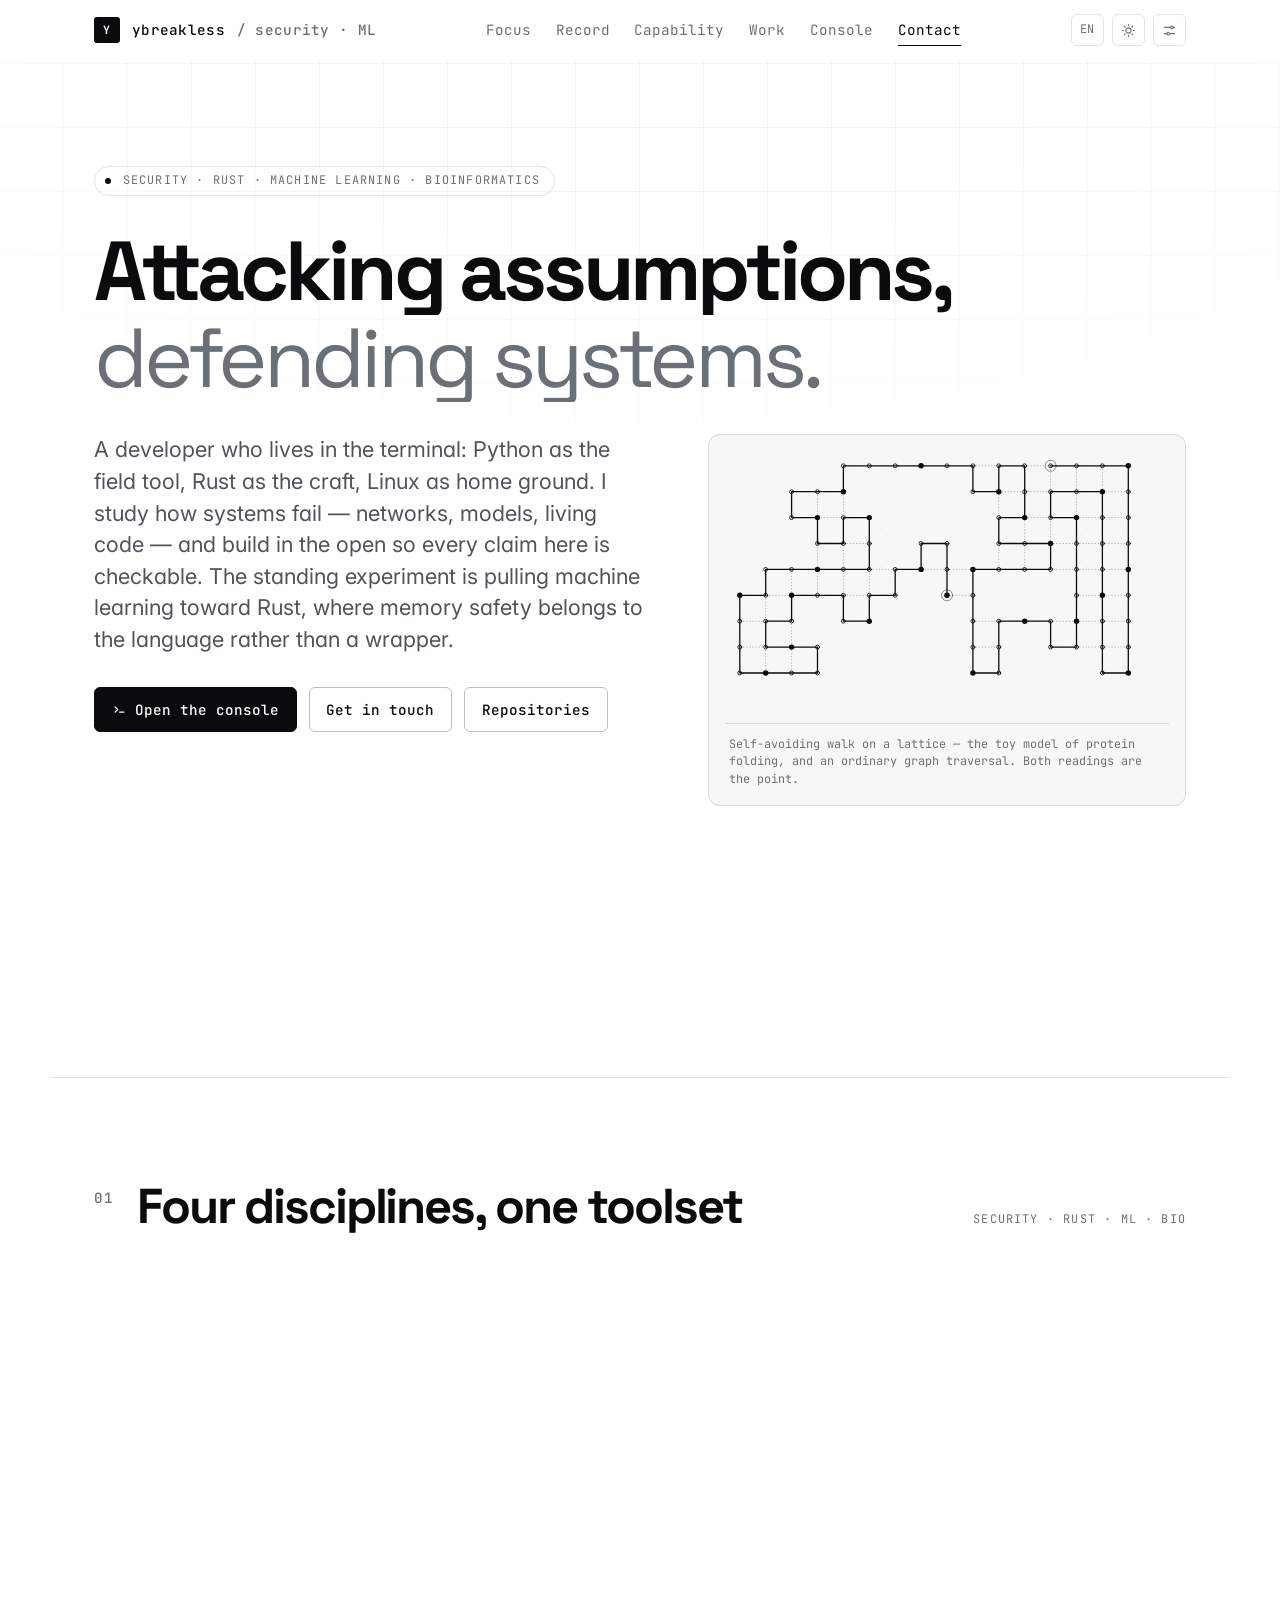
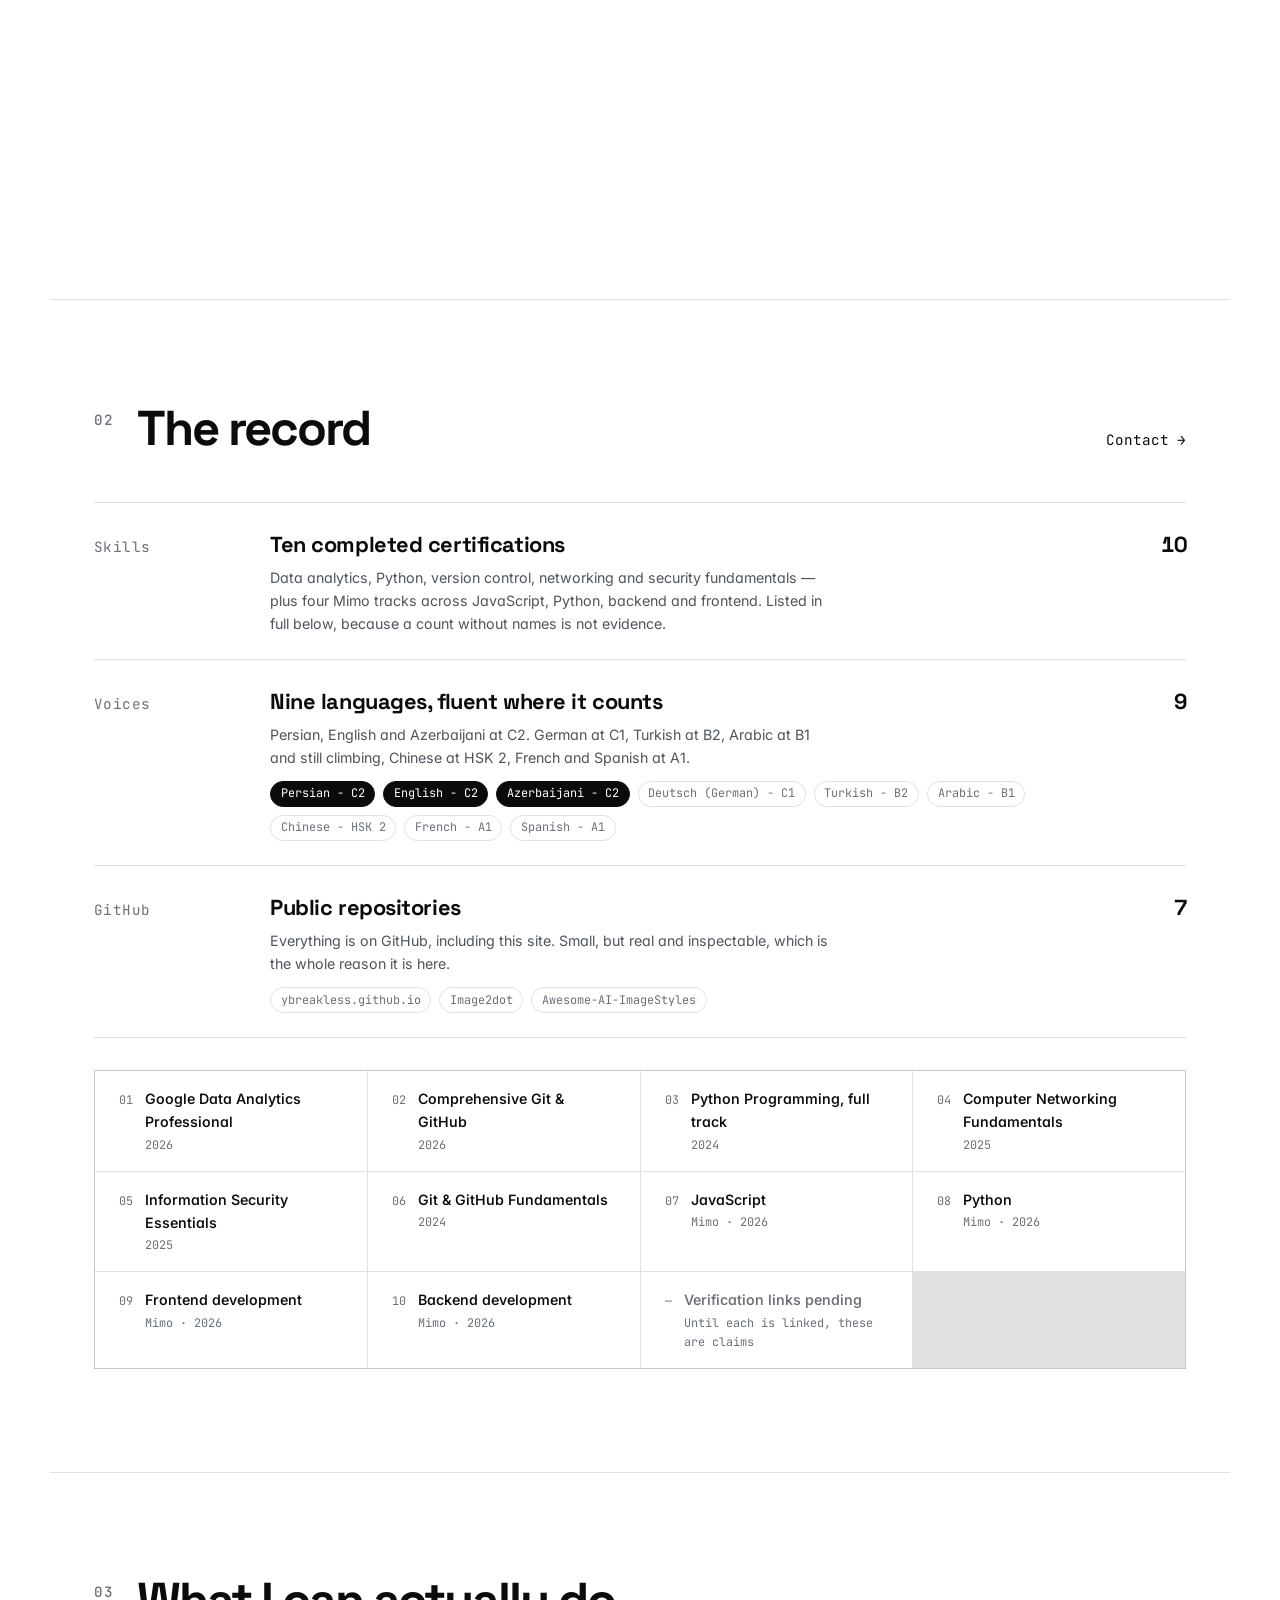
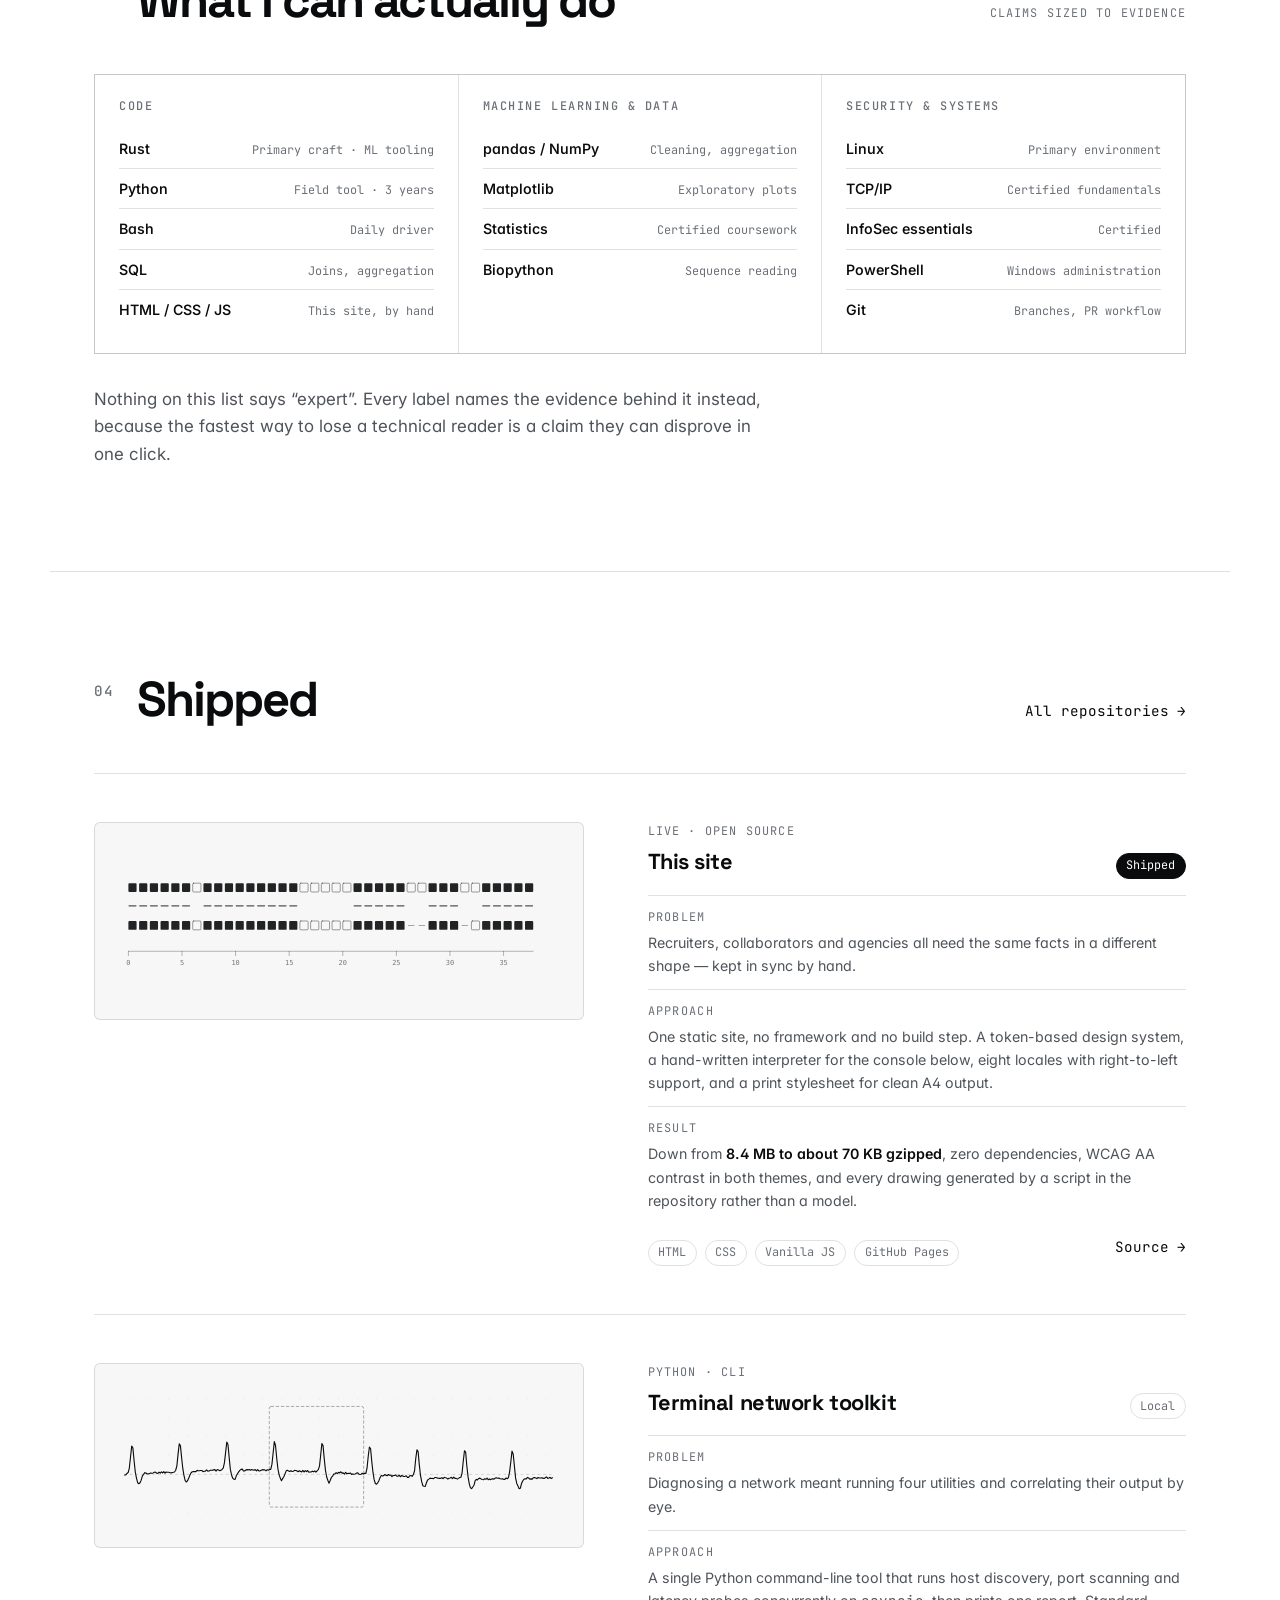
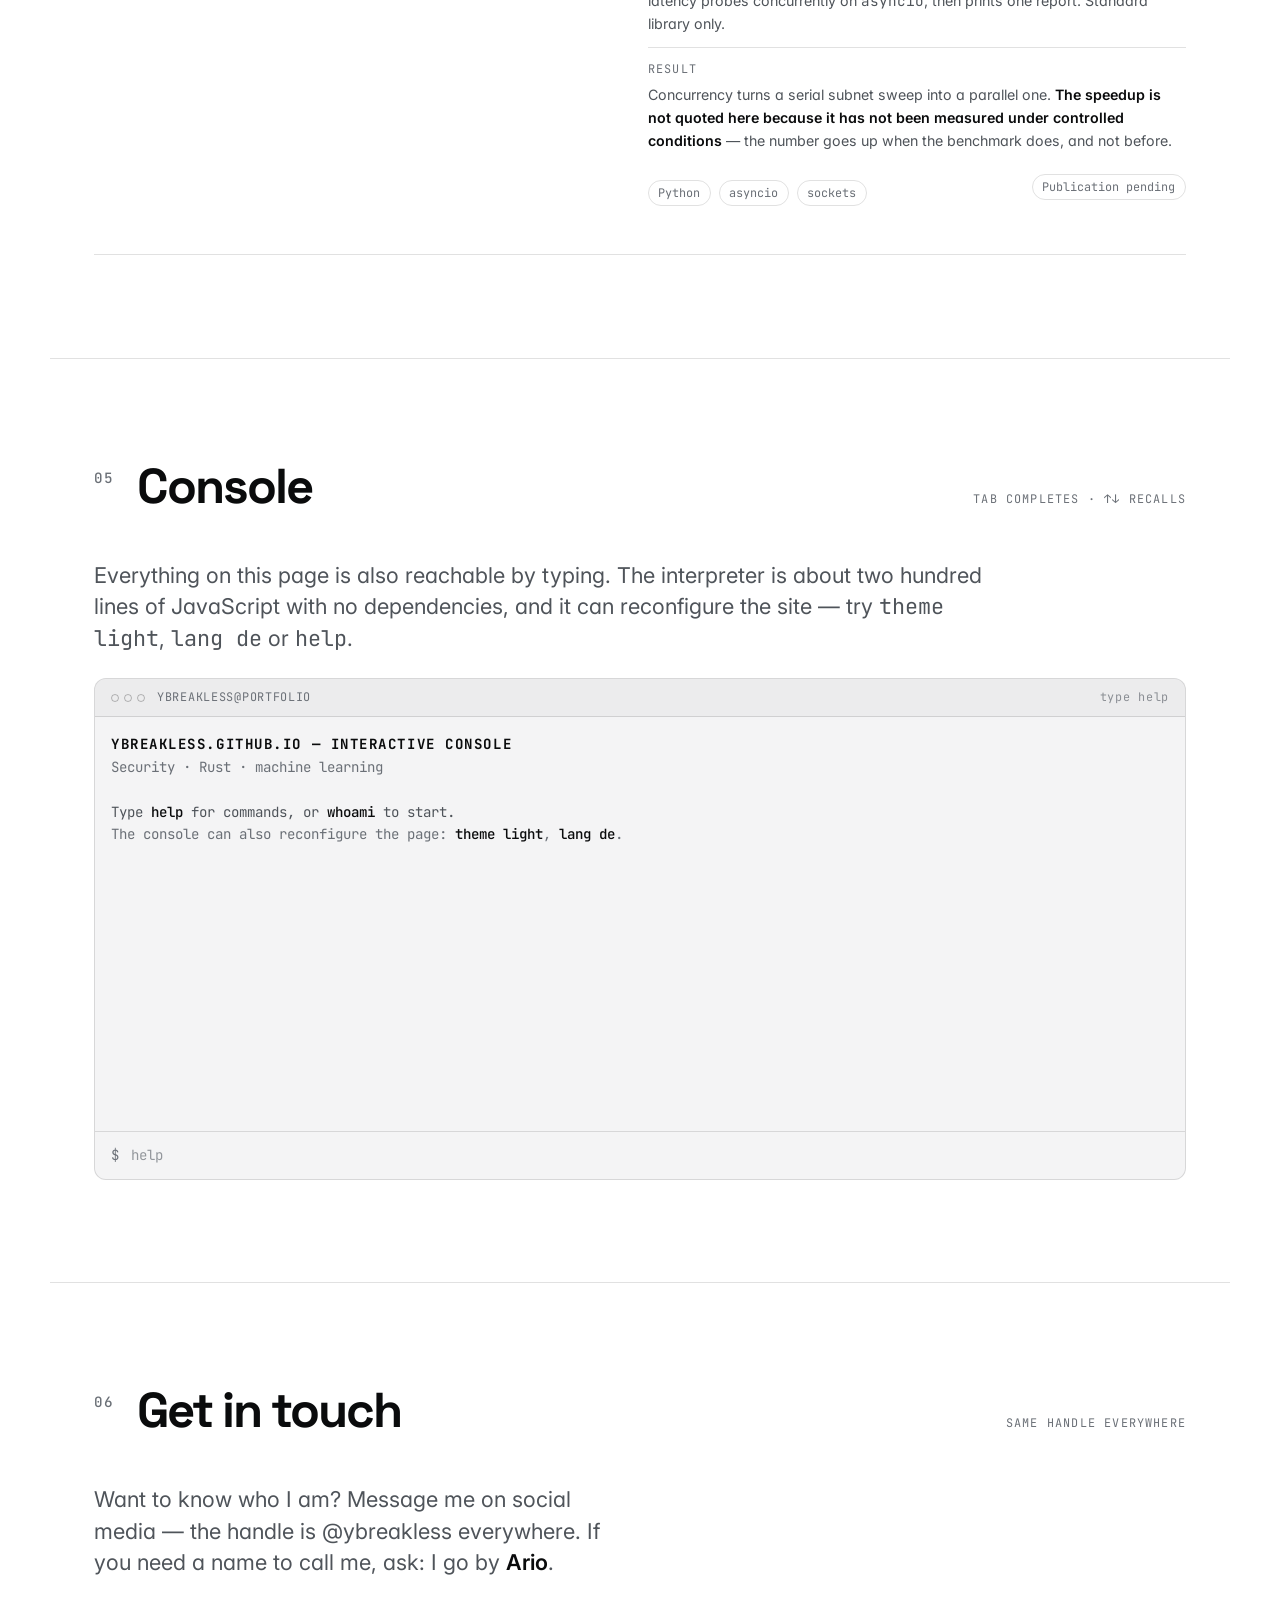
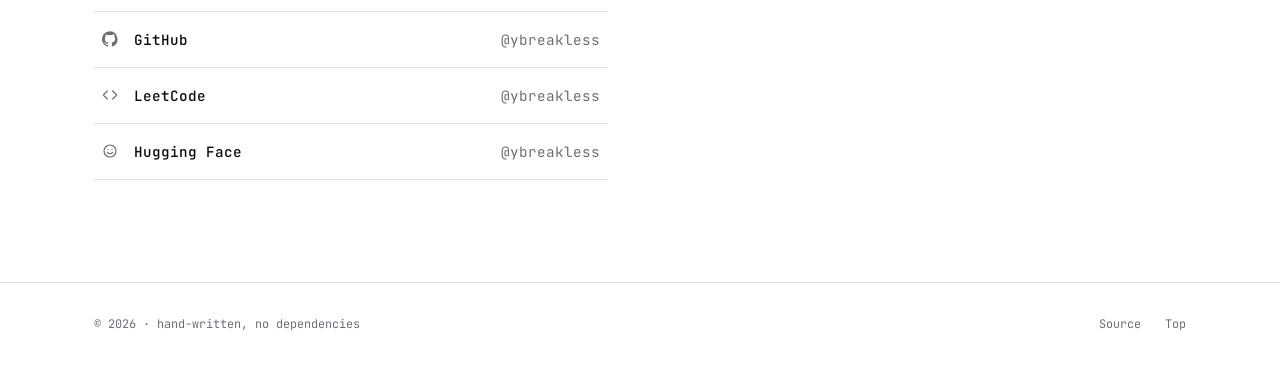
<file: index.html>
<!DOCTYPE html>
<html lang="en" dir="ltr" data-theme="dark" data-grid="on">
<head>
<meta charset="UTF-8">
<meta name="viewport" content="width=device-width, initial-scale=1">

<title>ybreakless — cybersecurity, systems and machine learning</title>
<meta name="description" content="Portfolio of a developer working across cybersecurity, Rust systems programming and machine learning — building ML tooling in Rust. Nine spoken languages, ten certifications, open repositories.">
<link rel="canonical" href="https://ybreakless.github.io/">
<meta name="robots" content="index, follow, max-image-preview:large">

<meta property="og:type" content="website">
<meta property="og:url" content="https://ybreakless.github.io/">
<meta property="og:title" content="Attacking assumptions, defending systems">
<meta property="og:description" content="Cybersecurity, Rust and machine learning. Nine spoken languages, ten certifications, open repositories.">
<meta property="og:image" content="https://ybreakless.github.io/assets/images/og-card.png">
<meta property="og:image:width" content="1200">
<meta property="og:image:height" content="630">
<meta name="twitter:card" content="summary_large_image">
<meta name="twitter:title" content="Attacking assumptions, defending systems">
<meta name="twitter:description" content="Cybersecurity, Rust and machine learning.">
<meta name="twitter:image" content="https://ybreakless.github.io/assets/images/og-card.png">

<meta name="theme-color" content="#08090a" media="(prefers-color-scheme: dark)">
<meta name="theme-color" content="#ffffff" media="(prefers-color-scheme: light)">

<link rel="icon" type="image/svg+xml" href="assets/art/favicon.svg">
<link rel="icon" type="image/png" href="assets/images/favicon.png">
<link rel="apple-touch-icon" href="assets/images/favicon.png">

<link rel="preconnect" href="https://fonts.googleapis.com">
<link rel="preconnect" href="https://fonts.gstatic.com" crossorigin>
<link rel="stylesheet" href="https://fonts.googleapis.com/css2?family=Inter:wght@400;500;600&family=JetBrains+Mono:wght@400;500;700&family=Space+Grotesk:wght@500;700&display=swap">
<link rel="stylesheet" href="css/style.css">

<!-- Theme, locale, grid and motion are all read back before first paint.
     Anything restored after paint produces a visible flash of the wrong
     configuration, which is the one bug a settings panel must not have. -->
<script>
(function () {
  var d = document.documentElement;
  // Marks that scripting is available. Every rule that hides something
  // pending an animation is scoped to this, so with JavaScript off the page
  // is simply visible rather than a column of blank space.
  d.setAttribute('data-js', '');
  var get = function (k) { try { return localStorage.getItem(k); } catch (e) { return null; } };
  var t = get('theme');
  d.setAttribute('data-theme',
    t || (matchMedia('(prefers-color-scheme: light)').matches ? 'light' : 'dark'));
  if (get('grid') === 'off') d.setAttribute('data-grid', 'off');
  if (get('motion') === 'off') d.setAttribute('data-motion', 'off');
  var l = get('lang');
  if (l && l !== 'en') {
    d.setAttribute('lang', l);
    d.setAttribute('dir', (l === 'ar' || l === 'fa') ? 'rtl' : 'ltr');
  }
  // The cold-start sequence is a first-visit courtesy, not a toll gate.
  var seen = true;
  try { seen = !!sessionStorage.getItem('booted'); } catch (e) { seen = false; }
  if (!seen && !matchMedia('(prefers-reduced-motion: reduce)').matches
      && get('motion') !== 'off') {
    d.setAttribute('data-booting', '');
    // Failsafe: if the deferred scripts never arrive, the overlay must not
    // become a permanent wall in front of the page.
    setTimeout(function () { d.removeAttribute('data-booting'); }, 4000);
  }
})();
</script>

<script type="application/ld+json">
{
  "@context": "https://schema.org",
  "@type": "Person",
  "name": "ybreakless",
  "alternateName": "Ario",
  "url": "https://ybreakless.github.io/",
  "jobTitle": "Security and machine learning developer",
  "description": "Developer working across cybersecurity, systems programming and machine learning. Pulls ML work toward Rust for language-level memory safety, with computational biology as a permanent side interest.",
  "knowsLanguage": ["fa", "en", "az", "de", "tr", "zh", "ar", "fr", "es"],
  "knowsAbout": ["Cybersecurity", "Rust", "Python", "Linux", "Machine learning", "Networking", "Bioinformatics"],
  "sameAs": [
    "https://github.com/ybreakless",
    "https://leetcode.com/ybreakless",
    "https://huggingface.co/ybreakless"
  ]
}
</script>
</head>

<body>
<a class="skip-link" href="#main" data-i18n="a11y.skip">Skip to content</a>

<!-- ==========================================================================
     COLD START
     Printed by js/main.js from a real list of what the page is doing. It
     is skippable with any key, runs once per session, and never appears
     for a visitor who has asked for reduced motion.
     ========================================================================== -->
<div class="boot" id="boot" aria-hidden="true">
  <div class="boot-log" id="boot-log"></div>
  <div class="boot-meter"><i id="boot-meter"></i></div>
  <button class="boot-skip" type="button" id="boot-skip" tabindex="-1" data-i18n="boot.skip">Skip · press any key</button>
</div>

<!-- ==========================================================================
     NAV
     ========================================================================== -->
<header class="nav" id="nav">
  <div class="wrap nav-in">
    <a class="brand" href="#top">
      <span class="brand-mark" aria-hidden="true">Y</span>
      <span>ybreakless</span>
      <span class="brand-sub" aria-hidden="true">/ security &#183; ML</span>
    </a>

    <nav class="nav-links" id="nav-links" aria-label="Sections">
      <a href="#focus" data-i18n="nav.focus">Focus</a>
      <a href="#record" data-i18n="nav.record">Record</a>
      <a href="#capability" data-i18n="nav.capability">Capability</a>
      <a href="#work" data-i18n="nav.work">Work</a>
      <a href="#console" data-i18n="nav.console">Console</a>
      <a href="#contact" data-i18n="nav.contact">Contact</a>
    </nav>

    <div class="nav-tools">
      <button class="ibtn" id="lang-btn" type="button" data-i18n-attr="aria-label:nav.language"
              aria-label="Language">
        <span id="lang-code">EN</span>
      </button>
      <button class="ibtn" id="theme-btn" type="button" data-i18n-attr="aria-label:nav.theme"
              aria-label="Theme">
        <svg viewBox="0 0 24 24" fill="none" stroke="currentColor" stroke-width="1.7"
             stroke-linecap="round" aria-hidden="true">
          <circle cx="12" cy="12" r="4.2"/>
          <path d="M12 2.5v2M12 19.5v2M2.5 12h2M19.5 12h2M5.2 5.2l1.4 1.4M17.4 17.4l1.4 1.4M18.8 5.2l-1.4 1.4M6.6 17.4l-1.4 1.4"/>
        </svg>
      </button>
      <button class="ibtn" id="cfg-btn" type="button" aria-expanded="false" aria-controls="drawer"
              data-i18n-attr="aria-label:nav.config" aria-label="Configure">
        <svg viewBox="0 0 24 24" fill="none" stroke="currentColor" stroke-width="1.7"
             stroke-linecap="round" aria-hidden="true">
          <path d="M4 7h10M18 7h2M4 17h4M12 17h8"/>
          <circle cx="16" cy="7" r="2.1"/><circle cx="10" cy="17" r="2.1"/>
        </svg>
      </button>
      <button class="ibtn nav-toggle" id="nav-toggle" type="button" aria-expanded="false"
              aria-controls="nav-links" data-i18n-attr="aria-label:nav.menu" aria-label="Menu">
        <svg viewBox="0 0 24 24" fill="none" stroke="currentColor" stroke-width="1.8"
             stroke-linecap="round" aria-hidden="true"><path d="M3 7h18M3 12h18M3 17h18"/></svg>
      </button>
    </div>
  </div>
</header>

<main id="main">
<span id="top"></span>

<!-- ==========================================================================
     HERO
     ========================================================================== -->
<section class="section hero wrap">
  <p class="hero-status" data-i18n="hero.status">Security &#183; Rust &#183; Machine learning &#183; Bioinformatics</p>

  <h1 class="split" id="hero-h1">
    <span data-i18n="hero.h1a">Attacking assumptions,</span>
    <span class="thin" data-i18n="hero.h1b">defending systems.</span>
  </h1>

  <div class="hero-body">
    <div>
      <p class="lead" data-reveal data-i18n="hero.lead">
        A developer who lives in the terminal: Python as the field tool, Rust as
        the craft, Linux as home ground. I study how systems fail &#8212; networks,
        models, living code &#8212; and build in the open so every claim here is
        checkable. The standing experiment is pulling machine learning toward
        Rust, where memory safety belongs to the language rather than a wrapper.
      </p>

      <div class="hero-actions" data-reveal style="--delay:80ms">
        <a class="btn" href="#console">
          <svg viewBox="0 0 24 24" fill="none" stroke="currentColor" stroke-width="2"
               stroke-linecap="round" stroke-linejoin="round" aria-hidden="true">
            <path d="m5 8 4 4-4 4M12 16h7"/>
          </svg>
          <span data-i18n="hero.cta1">Open the console</span>
        </a>
        <a class="btn btn-ghost" href="#contact" data-i18n="hero.cta2">Get in touch</a>
        <a class="btn btn-ghost" href="https://github.com/ybreakless" rel="noopener"
           data-i18n="hero.cta3">Repositories</a>
      </div>
    </div>

    <figure class="hero-art" data-reveal style="--delay:160ms">
      <span class="art" data-art="lattice" style="aspect-ratio:720/420" role="img"
            data-i18n-attr="aria-label:hero.artalt"
            aria-label="A self-avoiding walk on a lattice with its non-local contacts marked"></span>
      <figcaption data-i18n="hero.caption">
        Self-avoiding walk on a lattice — the toy model of protein folding, and
        an ordinary graph traversal. Both readings are the point.
      </figcaption>
    </figure>
  </div>

  <!-- The thirty-second scan. Every number here is checkable. -->
  <div class="metrics" data-reveal>
    <div class="metric">
      <span class="metric-v"><span class="count" data-to="7">7</span></span>
      <span class="metric-k" data-i18n="m.repos">Public repositories</span>
    </div>
    <div class="metric">
      <span class="metric-v"><span class="count" data-to="10">10</span></span>
      <span class="metric-k" data-i18n="m.certs">Certifications</span>
    </div>
    <div class="metric">
      <span class="metric-v"><span class="count" data-to="9">9</span></span>
      <span class="metric-k" data-i18n="m.langs">Languages spoken</span>
    </div>
    <div class="metric">
      <span class="metric-v"><span class="count" data-to="8">8</span></span>
      <span class="metric-k" data-i18n="m.locales">Locales on this page</span>
    </div>
  </div>
</section>

<!-- ==========================================================================
     01  FOCUS
     ========================================================================== -->
<section class="section wrap" id="focus">
  <div class="sec-head">
    <p class="sec-index">01</p>
    <div class="sec-title">
      <h2 data-i18n="focus.h2">Four disciplines, one toolset</h2>
      <p class="sec-note" data-i18n="focus.note">Security &#183; Rust &#183; ML &#183; Bio</p>
    </div>
  </div>

  <p class="lead" data-reveal style="margin-bottom:var(--s-6)" data-i18n="focus.lead">
    None of these stands alone. Security is applied systems thinking, machine
    learning is code with statistics at the core, and biology is the open
    dataset that refuses to be simple. One toolset serves all four: Python,
    Rust, and a Linux that answers only to me.
  </p>

  <div class="traj" data-reveal>
    <article class="stage">
      <p class="stage-top"><span class="stage-dot" aria-hidden="true"></span><span data-i18n="focus.f1.k">Networks</span></p>
      <h3 data-i18n="focus.f1.h">Cybersecurity</h3>
      <p data-i18n="focus.f1.p">Host discovery, port scanning and latency probes written as my own tooling rather than pasted from cheat sheets, backed by certified fundamentals in networking and information security. Linux is the environment I trust because its internals are readable.</p>
      <p class="stage-where" data-i18n="focus.f1.w">Networking &#183; InfoSec</p>
    </article>

    <article class="stage">
      <p class="stage-top"><span class="stage-dot" aria-hidden="true"></span><span data-i18n="focus.f2.k">Systems</span></p>
      <h3 data-i18n="focus.f2.h">Rust, as the craft</h3>
      <p data-i18n="focus.f2.p">Ownership, traits and zero-copy design instead of wrappers. Python &#8212; three years of CLIs, pipelines and parsers &#8212; stays the field tool; Rust is where precision work happens.</p>
      <p class="stage-where" data-i18n="focus.f2.w">Rust &#183; Python</p>
    </article>

    <article class="stage">
      <p class="stage-top"><span class="stage-dot" aria-hidden="true"></span><span data-i18n="focus.f3.k">Learning</span></p>
      <h3 data-i18n="focus.f3.h">Machine learning, pulled toward Rust</h3>
      <p data-i18n="focus.f3.p">Data work in pandas and NumPy, statistics as certified coursework, and a standing project: moving ML workloads into Rust so the performance and the memory safety come from the language itself.</p>
      <p class="stage-where" data-i18n="focus.f3.w">pandas &#183; NumPy &#183; Rust</p>
    </article>

    <article class="stage">
      <p class="stage-top"><span class="stage-dot" aria-hidden="true"></span><span data-i18n="focus.f4.k">Reading</span></p>
      <h3 data-i18n="focus.f4.h">Computational biology, on the desk</h3>
      <p data-i18n="focus.f4.p">Sequence alignment, structure and populations as a permanent side interest. Biopython for reading; the lattice at the top of this page is the toy model that keeps it interesting.</p>
      <p class="stage-where" data-i18n="focus.f4.w">Bioinformatics</p>
    </article>
  </div>
</section>

<!-- ==========================================================================
     02  RECORD
     ========================================================================== -->
<section class="section wrap" id="record">
  <div class="sec-head">
    <p class="sec-index">02</p>
    <div class="sec-title">
      <h2 data-i18n="rec.h2">The record</h2>
      <a class="arrow" href="#contact" data-i18n="rec.contact">Contact</a>
    </div>
  </div>

  <div class="record" data-reveal>
    <article class="rec">
      <p class="rec-when" data-i18n="rec.when1">Skills</p>
      <div class="rec-what">
        <h3 data-i18n="rec.r1.h">Ten completed certifications</h3>
        <p data-i18n="rec.r1.p">Data analytics, Python, version control, networking and security fundamentals — plus four Mimo tracks across JavaScript, Python, backend and frontend. Listed in full below, because a count without names is not evidence.</p>
      </div>
      <p class="rec-score">10</p>
    </article>

    <article class="rec">
      <p class="rec-when" data-i18n="rec.when2">Voices</p>
      <div class="rec-what">
        <h3 data-i18n="rec.r2.h">Nine languages, fluent where it counts</h3>
        <p data-i18n="rec.r2.p">Persian, English and Azerbaijani at C2. German at C1, Turkish at B2, Arabic at B1 and still climbing, Chinese at HSK&nbsp;2, French and Spanish at A1.</p>
        <div class="chips">
          <span class="chip chip-solid">Persian - C2</span>
          <span class="chip chip-solid">English - C2</span>
          <span class="chip chip-solid">Azerbaijani - C2</span>
          <span class="chip">Deutsch (German) - C1</span>
          <span class="chip">Turkish - B2</span>
          <span class="chip">Arabic - B1</span>
          <span class="chip">Chinese - HSK 2</span>
          <span class="chip">French - A1</span>
          <span class="chip">Spanish - A1</span>
        </div>
      </div>
      <p class="rec-score">9</p>
    </article>

    <article class="rec">
      <p class="rec-when">GitHub</p>
      <div class="rec-what">
        <h3 data-i18n="rec.r3.h">Public repositories</h3>
        <p data-i18n="rec.r3.p">Everything is on GitHub, including this site. Small, but real and inspectable, which is the whole reason it is here.</p>
        <div class="chips">
          <a class="chip" href="https://github.com/ybreakless/ybreakless.github.io" rel="noopener">ybreakless.github.io</a>
          <a class="chip" href="https://github.com/ybreakless/Image2dot" rel="noopener">Image2dot</a>
          <a class="chip" href="https://github.com/ybreakless/Awesome-AI-ImageStyles" rel="noopener">Awesome-AI-ImageStyles</a>
        </div>
      </div>
      <p class="rec-score">7</p>
    </article>
  </div>

  <div class="certs" data-reveal>
    <div class="cert"><span class="cert-n">01</span><span><b class="cert-name">Google Data Analytics Professional</b><span class="cert-src">2026</span></span></div>
    <div class="cert"><span class="cert-n">02</span><span><b class="cert-name">Comprehensive Git &amp; GitHub</b><span class="cert-src">2026</span></span></div>
    <div class="cert"><span class="cert-n">03</span><span><b class="cert-name">Python Programming, full track</b><span class="cert-src">2024</span></span></div>
    <div class="cert"><span class="cert-n">04</span><span><b class="cert-name">Computer Networking Fundamentals</b><span class="cert-src">2025</span></span></div>
    <div class="cert"><span class="cert-n">05</span><span><b class="cert-name">Information Security Essentials</b><span class="cert-src">2025</span></span></div>
    <div class="cert"><span class="cert-n">06</span><span><b class="cert-name">Git &amp; GitHub Fundamentals</b><span class="cert-src">2024</span></span></div>
    <div class="cert"><span class="cert-n">07</span><span><b class="cert-name">JavaScript</b><span class="cert-src">Mimo &#183; 2026</span></span></div>
    <div class="cert"><span class="cert-n">08</span><span><b class="cert-name">Python</b><span class="cert-src">Mimo &#183; 2026</span></span></div>
    <div class="cert"><span class="cert-n">09</span><span><b class="cert-name">Frontend development</b><span class="cert-src">Mimo &#183; 2026</span></span></div>
    <div class="cert"><span class="cert-n">10</span><span><b class="cert-name">Backend development</b><span class="cert-src">Mimo &#183; 2026</span></span></div>
    <div class="cert"><span class="cert-n subtle">&#8212;</span><span class="subtle"><b class="cert-name" data-i18n="rec.verify">Verification links pending</b><span class="cert-src" data-i18n="rec.verifysub">Until each is linked, these are claims</span></span></div>
  </div>
</section>

<!-- ==========================================================================
     03  CAPABILITY
     ========================================================================== -->
<section class="section wrap" id="capability">
  <div class="sec-head">
    <p class="sec-index">03</p>
    <div class="sec-title">
      <h2 data-i18n="cap.h2">What I can actually do</h2>
      <p class="sec-note" data-i18n="cap.note">Claims sized to evidence</p>
    </div>
  </div>

  <div class="grid cols-3" data-reveal>
    <div class="cap">
      <h3 data-i18n="cap.c1">Code</h3>
      <p class="cap-row"><b>Rust</b><span data-i18n="cap.rust">Primary craft &#183; ML tooling</span></p>
      <p class="cap-row"><b>Python</b><span data-i18n="cap.python">Field tool &#183; 3 years</span></p>
      <p class="cap-row"><b>Bash</b><span data-i18n="cap.bash">Daily driver</span></p>
      <p class="cap-row"><b>SQL</b><span data-i18n="cap.sql">Joins, aggregation</span></p>
      <p class="cap-row"><b>HTML / CSS / JS</b><span data-i18n="cap.web">This site, by hand</span></p>
    </div>
    <div class="cap">
      <h3 data-i18n="cap.c2">Machine learning &amp; data</h3>
      <p class="cap-row"><b>pandas / NumPy</b><span data-i18n="cap.pandas">Cleaning, aggregation</span></p>
      <p class="cap-row"><b>Matplotlib</b><span data-i18n="cap.plots">Exploratory plots</span></p>
      <p class="cap-row"><b>Statistics</b><span data-i18n="cap.stats">Certified coursework</span></p>
      <p class="cap-row"><b>Biopython</b><span data-i18n="cap.biopy">Sequence reading</span></p>
    </div>
    <div class="cap">
      <h3 data-i18n="cap.c3">Security &amp; systems</h3>
      <p class="cap-row"><b>Linux</b><span data-i18n="cap.linux">Primary environment</span></p>
      <p class="cap-row"><b>TCP/IP</b><span data-i18n="cap.net">Certified fundamentals</span></p>
      <p class="cap-row"><b>InfoSec essentials</b><span data-i18n="cap.infosec">Certified</span></p>
      <p class="cap-row"><b>PowerShell</b><span data-i18n="cap.ps">Windows administration</span></p>
      <p class="cap-row"><b>Git</b><span data-i18n="cap.git">Branches, PR workflow</span></p>
    </div>
  </div>

  <p class="prose" data-reveal style="margin-top:var(--s-6)" data-i18n="cap.foot">
    Nothing on this list says &ldquo;expert&rdquo;. Every label names the evidence
    behind it instead, because the fastest way to lose a technical reader is a
    claim they can disprove in one click.
  </p>
</section>

<!-- ==========================================================================
     04  WORK
     ========================================================================== -->
<section class="section wrap" id="work">
  <div class="sec-head">
    <p class="sec-index">04</p>
    <div class="sec-title">
      <h2 data-i18n="work.h2">Shipped</h2>
      <a class="arrow" href="https://github.com/ybreakless" rel="noopener" data-i18n="work.all">All repositories</a>
    </div>
  </div>

  <div class="work" data-reveal>
    <article class="proj">
      <div class="proj-art">
        <span class="art" data-art="alignment" style="aspect-ratio:720/260" role="img"
              data-i18n-attr="aria-label:work.p1.alt"
              aria-label="Two aligned sequences with their identity track"></span>
      </div>
      <div>
        <p class="proj-kicker" data-i18n="work.p1.kicker">Live &#183; open source</p>
        <div class="proj-head">
          <h3 data-i18n="work.p1.h">This site</h3>
          <span class="chip chip-solid" data-i18n="work.shipped">Shipped</span>
        </div>
        <dl>
          <dt data-i18n="work.problem">Problem</dt>
          <dd data-i18n="work.p1.problem">Recruiters, collaborators and agencies all need the same facts in a different shape &#8212; kept in sync by hand.</dd>
          <dt data-i18n="work.approach">Approach</dt>
          <dd data-i18n="work.p1.approach">One static site, no framework and no build step. A token-based design system, a hand-written interpreter for the console below, eight locales with right-to-left support, and a print stylesheet for clean A4 output.</dd>
          <dt data-i18n="work.result">Result</dt>
          <dd data-i18n="work.p1.result">Down from <strong>8.4&nbsp;MB to about 70&nbsp;KB gzipped</strong>, zero dependencies, WCAG&nbsp;AA contrast in both themes, and every drawing generated by a script in the repository rather than a model.</dd>
        </dl>
        <div class="proj-foot">
          <div class="chips">
            <span class="chip">HTML</span><span class="chip">CSS</span>
            <span class="chip">Vanilla JS</span><span class="chip">GitHub Pages</span>
          </div>
          <a class="arrow" href="https://github.com/ybreakless/ybreakless.github.io" rel="noopener" data-i18n="work.source">Source</a>
        </div>
      </div>
    </article>

    <article class="proj">
      <div class="proj-art">
        <span class="art" data-art="trace" style="aspect-ratio:720/240" role="img"
              data-i18n-attr="aria-label:work.p2.alt"
              aria-label="A periodic signal trace with one analysis window marked"></span>
      </div>
      <div>
        <p class="proj-kicker" data-i18n="work.p2.kicker">Python &#183; CLI</p>
        <div class="proj-head">
          <h3 data-i18n="work.p2.h">Terminal network toolkit</h3>
          <span class="chip" data-i18n="work.local">Local</span>
        </div>
        <dl>
          <dt data-i18n="work.problem">Problem</dt>
          <dd data-i18n="work.p2.problem">Diagnosing a network meant running four utilities and correlating their output by eye.</dd>
          <dt data-i18n="work.approach">Approach</dt>
          <dd data-i18n="work.p2.approach">A single Python command-line tool that runs host discovery, port scanning and latency probes concurrently on <code class="mono">asyncio</code>, then prints one report. Standard library only.</dd>
          <dt data-i18n="work.result">Result</dt>
          <dd data-i18n="work.p2.result">Concurrency turns a serial subnet sweep into a parallel one. <strong>The speedup is not quoted here because it has not been measured under controlled conditions</strong> &#8212; the number goes up when the benchmark does, and not before.</dd>
        </dl>
        <div class="proj-foot">
          <div class="chips">
            <span class="chip">Python</span><span class="chip">asyncio</span><span class="chip">sockets</span>
          </div>
          <span class="chip" data-i18n="work.pending">Publication pending</span>
        </div>
      </div>
    </article>
  </div>
</section>

<!-- ==========================================================================
     05  CONSOLE
     A real command interpreter over the same data the page renders. It is
     the fastest way through the site for the kind of reader this site is
     written for, and it is also the largest piece of code here.
     ========================================================================== -->
<section class="section wrap" id="console">
  <div class="sec-head">
    <p class="sec-index">05</p>
    <div class="sec-title">
      <h2 data-i18n="term.h2">Console</h2>
      <p class="sec-note" data-i18n="term.note">Tab completes &#183; &#8593;&#8595; recalls</p>
    </div>
  </div>

  <p class="lead" data-reveal style="margin-bottom:var(--s-5)" data-i18n="term.lead">
    Everything on this page is also reachable by typing. The interpreter is
    about two hundred lines of JavaScript with no dependencies, and it can
    reconfigure the site &#8212; try <code class="mono">theme light</code>,
    <code class="mono">lang de</code> or <code class="mono">help</code>.
  </p>

  <div class="term" data-reveal>
    <div class="term-bar">
      <span class="term-dots" aria-hidden="true"><i></i><i></i><i></i></span>
      <span class="term-title">ybreakless@portfolio</span>
      <span class="term-hint" data-i18n="term.hint">type help</span>
    </div>
    <div class="term-body" id="term-body" role="log" aria-live="polite" aria-atomic="false"
         data-i18n-attr="aria-label:term.output" aria-label="Console output" tabindex="0"></div>
    <form class="term-form" id="term-form" autocomplete="off">
      <label class="sr-only" for="term-in" data-i18n="term.inlabel">Console command</label>
      <span class="term-ps" aria-hidden="true">$</span>
      <span class="term-ghost">
        <span class="term-shadow" id="term-shadow" aria-hidden="true"></span>
        <input class="term-in" id="term-in" type="text" spellcheck="false"
               autocapitalize="off" autocorrect="off"
               data-i18n-attr="placeholder:term.placeholder" placeholder="help">
      </span>
    </form>
  </div>
</section>

<!-- ==========================================================================
     06  CONTACT
     ========================================================================== -->
<section class="section wrap" id="contact">
  <div class="sec-head">
    <p class="sec-index">06</p>
    <div class="sec-title">
      <h2 data-i18n="contact.h2">Get in touch</h2>
      <p class="sec-note" data-i18n="contact.note">Same handle everywhere</p>
    </div>
  </div>

  <div class="contact-grid">
    <div data-reveal>
      <p class="lead" data-i18n="contact.lead">
        Want to know who I am? Message me on social media — the handle is
        @ybreakless everywhere. If you need a name to call me, ask: I go by
        <strong>Ario</strong>.
      </p>

      <div class="chan">
        <a href="https://github.com/ybreakless" rel="noopener">
          <svg viewBox="0 0 24 24" fill="currentColor" aria-hidden="true"><path d="M12 .3a12 12 0 0 0-3.8 23.4c.6.1.8-.3.8-.6v-2.2c-3.3.7-4-1.6-4-1.6-.6-1.4-1.4-1.8-1.4-1.8-1.1-.7.1-.7.1-.7 1.2.1 1.8 1.2 1.8 1.2 1.1 1.8 2.8 1.3 3.5 1 .1-.8.4-1.3.8-1.6-2.7-.3-5.5-1.3-5.5-5.9 0-1.3.5-2.4 1.2-3.2-.1-.3-.5-1.5.1-3.2 0 0 1-.3 3.3 1.2a11.5 11.5 0 0 1 6 0C17.3 4.7 18.3 5 18.3 5c.6 1.7.2 2.9.1 3.2.8.8 1.2 1.9 1.2 3.2 0 4.6-2.8 5.6-5.5 5.9.4.4.8 1.1.8 2.2v3.3c0 .3.2.7.8.6A12 12 0 0 0 12 .3z"/></svg>
          <b>GitHub</b><span>@ybreakless</span>
        </a>
        <a href="https://leetcode.com/ybreakless" rel="noopener">
          <svg viewBox="0 0 24 24" fill="none" stroke="currentColor" stroke-width="1.8"
               stroke-linecap="round" stroke-linejoin="round" aria-hidden="true"><path d="m16 18 6-6-6-6M8 6l-6 6 6 6"/></svg>
          <b>LeetCode</b><span>@ybreakless</span>
        </a>
        <a href="https://huggingface.co/ybreakless" rel="noopener">
          <svg viewBox="0 0 24 24" fill="none" stroke="currentColor" stroke-width="1.8"
               stroke-linecap="round" stroke-linejoin="round" aria-hidden="true"><circle cx="12" cy="12" r="9"/><path d="M8 14s1.5 2 4 2 4-2 4-2M9 9.5h.01M15 9.5h.01"/></svg>
          <b>Hugging&nbsp;Face</b><span>@ybreakless</span>
        </a>
      </div>
    </div>
  </div>
</section>
</main>

<footer class="footer">
  <div class="wrap footer-in">
    <p>&copy; <span id="year">2026</span> &#183; <span data-i18n="foot.built">hand-written, no dependencies</span></p>
    <nav class="footer-links" aria-label="Footer">
      <a href="https://github.com/ybreakless" rel="noopener" data-i18n="foot.source">Source</a>
      <a href="#top" data-i18n="foot.top">Top</a>
    </nav>
  </div>
</footer>

<!-- ==========================================================================
     CONFIGURATION
     ========================================================================== -->
<div class="drawer-scrim" id="drawer-scrim" hidden></div>
<aside class="drawer" id="drawer" role="dialog" aria-modal="true"
       data-i18n-attr="aria-label:cfg.title" aria-label="Site configuration" hidden>
  <div class="drawer-head">
    <p class="tag" data-i18n="cfg.title">Site configuration</p>
    <button class="ibtn" id="drawer-close" type="button"
            data-i18n-attr="aria-label:cfg.close" aria-label="Close">
      <svg viewBox="0 0 24 24" fill="none" stroke="currentColor" stroke-width="1.8"
           stroke-linecap="round" aria-hidden="true"><path d="M6 6l12 12M18 6L6 18"/></svg>
    </button>
  </div>

  <div class="cfg">
    <span class="cfg-label" data-i18n="cfg.theme">Theme</span>
    <div class="seg" id="seg-theme" role="group" data-i18n-attr="aria-label:cfg.theme">
      <button type="button" data-v="dark" data-i18n="cfg.dark">Dark</button>
      <button type="button" data-v="light" data-i18n="cfg.light">Light</button>
      <button type="button" data-v="auto" data-i18n="cfg.auto">System</button>
    </div>
  </div>

  <div class="cfg">
    <span class="cfg-label" data-i18n="cfg.motion">Motion</span>
    <div class="seg" id="seg-motion" role="group" data-i18n-attr="aria-label:cfg.motion">
      <button type="button" data-v="on" data-i18n="cfg.full">Full</button>
      <button type="button" data-v="off" data-i18n="cfg.reduced">Reduced</button>
    </div>
    <p class="cfg-hint" data-i18n="cfg.motionhint">Your system setting already wins by default; this overrides it either way.</p>
  </div>

  <div class="cfg">
    <span class="cfg-label" data-i18n="cfg.grid">Background grid</span>
    <div class="seg" id="seg-grid" role="group" data-i18n-attr="aria-label:cfg.grid">
      <button type="button" data-v="on" data-i18n="cfg.on">On</button>
      <button type="button" data-v="off" data-i18n="cfg.off">Off</button>
    </div>
  </div>

  <div class="cfg">
    <span class="cfg-label" data-i18n="cfg.language">Language</span>
    <div class="lang-grid" id="lang-grid" role="group" data-i18n-attr="aria-label:cfg.language"></div>
    <p class="cfg-hint" data-i18n="cfg.langhint">Arabic and Persian switch the whole page to right-to-left and load a script-appropriate typeface.</p>
  </div>

  <div class="cfg">
    <span class="cfg-label" data-i18n="cfg.reset">Reset</span>
    <button class="btn btn-ghost" id="cfg-reset" type="button" style="width:100%;justify-content:center"
            data-i18n="cfg.resetbtn">Clear saved settings</button>
    <p class="cfg-hint" data-i18n="cfg.resethint">Settings live in this browser only. Nothing is sent anywhere.</p>
  </div>
</aside>

<script src="js/i18n.js" defer></script>
<script src="js/motion.js" defer></script>
<script src="js/terminal.js" defer></script>
<script src="js/main.js" defer></script>
</body>
</html>
</file>
<file: css/style.css>
/* ==========================================================================
   ybreakless.github.io — design system
   Monochrome. Two themes. Eight locales. No dependencies.

   1  Tokens            colour, type, space, motion
   2  Base              reset, focus, selection, background grid
   3  Layout            container, section rhythm, rules
   4  Type              display scale, prose
   5  Chrome            nav, buttons, config drawer
   6  Content           hero, metrics, trajectory, record, capability, work
   7  Terminal          the interactive console
   8  Boot              cold-start overlay
   9  Motion            reveal, stagger, split
   10 Locale            RTL, script-specific fixes
   11 Responsive
   12 Print

   There is no hue anywhere in this file. Every colour is a grey, which
   means the only tools left for hierarchy are weight, size, spacing and
   rule thickness — the constraint is the point.
   ========================================================================== */

/* ==========================================================================
   1  TOKENS
   ========================================================================== */

:root {
  color-scheme: dark;

  --bg:          #08090a;
  --bg-raised:   #0e0f11;
  --bg-sunken:   #050506;
  --surface:     rgba(255, 255, 255, 0.035);
  --surface-2:   rgba(255, 255, 255, 0.07);

  --fg:          #f4f5f6;   /* 18.26:1 on --bg */
  --fg-muted:    #a9adb2;   /*  8.83:1 */
  --fg-subtle:   #7e838a;   /*  5.22:1 on --bg — the floor; dimmer fails AA */

  --line:        rgba(255, 255, 255, 0.10);
  --line-2:      rgba(255, 255, 255, 0.22);
  --line-3:      rgba(255, 255, 255, 0.42);

  /* The "accent" in a monochrome system is simply full contrast. */
  --ink:         #ffffff;
  --on-ink:      #08090a;

  --grid-line:   rgba(255, 255, 255, 0.032);
  --shadow:      0 20px 60px -24px rgba(0, 0, 0, 0.9);

  --font-display: "Space Grotesk", "Inter", -apple-system, BlinkMacSystemFont, sans-serif;
  --font-sans:    "Inter", -apple-system, BlinkMacSystemFont, "Segoe UI", Roboto, sans-serif;
  --font-mono:    "JetBrains Mono", ui-monospace, SFMono-Regular, Menlo, Consolas, monospace;

  /* Fluid scale, 1.26 ratio at the top end. */
  --t--2: clamp(0.68rem, 0.66rem + 0.10vw, 0.74rem);
  --t--1: clamp(0.80rem, 0.77rem + 0.16vw, 0.89rem);
  --t-0:  clamp(0.97rem, 0.94rem + 0.17vw, 1.06rem);
  --t-1:  clamp(1.14rem, 1.06rem + 0.38vw, 1.36rem);
  --t-2:  clamp(1.40rem, 1.22rem + 0.86vw, 2.00rem);
  --t-3:  clamp(1.85rem, 1.42rem + 2.05vw, 3.30rem);
  --t-4:  clamp(2.50rem, 1.55rem + 4.60vw, 6.00rem);

  --s-1: 0.25rem;  --s-2: 0.5rem;  --s-3: 0.75rem;  --s-4: 1rem;
  --s-5: 1.5rem;   --s-6: 2rem;    --s-7: 3rem;     --s-8: 4rem;
  --s-9: 6rem;
  --section-y: clamp(3.5rem, 8vw, 7rem);

  --r-1: 3px;  --r-2: 6px;  --r-3: 12px;

  --ease:      cubic-bezier(0.22, 1, 0.36, 1);
  --ease-io:   cubic-bezier(0.65, 0, 0.35, 1);
  --dur:       360ms;
  --dur-fast:  180ms;

  --container: 1180px;
  --measure:   64ch;
  --grid-step: 64px;
}

[data-theme="light"] {
  color-scheme: light;

  --bg:          #ffffff;
  --bg-raised:   #ffffff;
  --bg-sunken:   #f4f4f5;
  --surface:     rgba(8, 9, 10, 0.030);
  --surface-2:   rgba(8, 9, 10, 0.065);

  --fg:          #0a0b0c;
  --fg-muted:    #4f545a;   /*  7.64:1 on white */
  --fg-subtle:   #6b7077;   /*  4.99:1 on white, 4.54:1 on --bg-sunken */

  --line:        rgba(8, 9, 10, 0.12);
  --line-2:      rgba(8, 9, 10, 0.26);
  --line-3:      rgba(8, 9, 10, 0.48);

  --ink:         #0a0b0c;
  --on-ink:      #ffffff;

  --grid-line:   rgba(8, 9, 10, 0.045);
  --shadow:      0 20px 60px -28px rgba(8, 9, 10, 0.28);
}

/* ==========================================================================
   2  BASE
   ========================================================================== */

*, *::before, *::after { box-sizing: border-box; }
* { margin: 0; }

html {
  -webkit-text-size-adjust: 100%;
  scroll-behavior: smooth;
  scroll-padding-top: 5.5rem;
}

body {
  min-height: 100svh;
  background: var(--bg);
  color: var(--fg);
  font-family: var(--font-sans);
  font-size: var(--t-0);
  line-height: 1.62;
  font-feature-settings: "cv02", "cv03", "cv04", "cv11";
  -webkit-font-smoothing: antialiased;
  -moz-osx-font-smoothing: grayscale;
  overflow-x: hidden;
}

/* The engineering-paper grid. Off by default on small screens where it
   only adds noise; toggled from the config drawer. */
body::before {
  content: "";
  position: fixed;
  inset: -1px;
  z-index: 0;
  pointer-events: none;
  opacity: 0;
  transition: opacity var(--dur) var(--ease);
  background-image:
    linear-gradient(to right, var(--grid-line) 1px, transparent 1px),
    linear-gradient(to bottom, var(--grid-line) 1px, transparent 1px);
  background-size: var(--grid-step) var(--grid-step);
  mask-image: radial-gradient(ellipse 100% 70% at 50% 0%, #000 30%, transparent 78%);
}
[data-grid="on"] body::before { opacity: 1; }

body > * { position: relative; z-index: 1; }

img, picture, svg, video { display: block; max-width: 100%; height: auto; }
input, button, textarea, select { font: inherit; color: inherit; }
a { color: inherit; text-decoration: none; }
ul, ol { list-style: none; padding: 0; }

::selection { background: var(--ink); color: var(--on-ink); }

:focus-visible {
  outline: 2px solid var(--ink);
  outline-offset: 3px;
  border-radius: var(--r-1);
}

.skip-link {
  position: fixed;
  top: var(--s-3);
  left: var(--s-3);
  z-index: 400;
  padding: var(--s-3) var(--s-4);
  background: var(--ink);
  color: var(--on-ink);
  font-family: var(--font-mono);
  font-size: var(--t--1);
  border-radius: var(--r-2);
  transform: translateY(-200%);
  transition: transform var(--dur-fast) var(--ease);
}
.skip-link:focus { transform: none; }

.sr-only {
  position: absolute !important;
  width: 1px; height: 1px;
  padding: 0; margin: -1px;
  overflow: hidden;
  clip-path: inset(50%);
  white-space: nowrap;
}

/* ==========================================================================
   3  LAYOUT
   ========================================================================== */

.wrap {
  width: 100%;
  max-width: var(--container);
  margin-inline: auto;
  padding-inline: clamp(1.15rem, 4vw, 2.75rem);
}

.section {
  padding-block: var(--section-y);
  border-top: 1px solid var(--line);
}

/* Section label + heading, with the index number that runs down the page. */
.sec-head {
  display: grid;
  grid-template-columns: auto 1fr;
  align-items: start;
  gap: var(--s-5);
  margin-bottom: var(--s-7);
}
.sec-index {
  font-family: var(--font-mono);
  font-size: var(--t--1);
  font-weight: 500;
  color: var(--fg-subtle);
  padding-top: 0.35em;
  letter-spacing: 0.04em;
  font-variant-numeric: tabular-nums;
}
.sec-title { display: flex; flex-wrap: wrap; align-items: baseline; gap: var(--s-4) var(--s-6); }
.sec-title h2 { flex: 1 1 16ch; }
.sec-note {
  font-family: var(--font-mono);
  font-size: var(--t--2);
  color: var(--fg-subtle);
  letter-spacing: 0.10em;
  text-transform: uppercase;
}

.grid { display: grid; gap: 1px; background: var(--line); border: 1px solid var(--line); }
.grid > * { background: var(--bg); }
.cols-2 { grid-template-columns: repeat(auto-fit, minmax(320px, 1fr)); }
.cols-3 { grid-template-columns: repeat(auto-fit, minmax(260px, 1fr)); }

/* ==========================================================================
   4  TYPE
   ========================================================================== */

h1, h2, h3, h4 {
  font-family: var(--font-display);
  font-weight: 700;
  line-height: 1.04;
  letter-spacing: -0.035em;
  text-wrap: balance;
}
h1 { font-size: var(--t-4); letter-spacing: -0.05em; }
h2 { font-size: var(--t-3); letter-spacing: -0.042em; }
h3 { font-size: var(--t-1); letter-spacing: -0.02em; line-height: 1.2; }
h4 { font-size: var(--t-0); letter-spacing: -0.012em; }

p { text-wrap: pretty; }

.mono {
  font-family: var(--font-mono);
  font-variant-ligatures: none;
  font-feature-settings: normal;
}
.tag {
  font-family: var(--font-mono);
  font-size: var(--t--2);
  font-weight: 500;
  letter-spacing: 0.13em;
  text-transform: uppercase;
  color: var(--fg-subtle);
}
.lead   { font-size: var(--t-1); line-height: 1.45; color: var(--fg-muted); max-width: var(--measure); }
.muted  { color: var(--fg-muted); }
.subtle { color: var(--fg-subtle); }
.prose  { max-width: var(--measure); color: var(--fg-muted); }
.prose p + p { margin-top: var(--s-4); }
.prose strong, .lead strong { color: var(--fg); font-weight: 600; }

.ulink {
  text-decoration: underline;
  text-decoration-thickness: 1px;
  text-underline-offset: 4px;
  text-decoration-color: var(--line-2);
  transition: text-decoration-color var(--dur-fast) var(--ease);
}
.ulink:hover { text-decoration-color: currentColor; }

/* Arrow links that nudge on hover. */
.arrow {
  font-family: var(--font-mono);
  font-size: var(--t--1);
  display: inline-flex;
  align-items: center;
  gap: 0.55em;
  white-space: nowrap;
}
.arrow::after {
  content: "\2192";
  transition: transform var(--dur-fast) var(--ease);
}
.arrow:hover::after { transform: translateX(4px); }
[dir="rtl"] .arrow::after { content: "\2190"; }
[dir="rtl"] .arrow:hover::after { transform: translateX(-4px); }

/* ==========================================================================
   5  CHROME
   ========================================================================== */

.nav {
  position: sticky;
  top: 0;
  z-index: 120;
  background: color-mix(in srgb, var(--bg) 84%, transparent);
  backdrop-filter: blur(16px);
  -webkit-backdrop-filter: blur(16px);
  border-bottom: 1px solid transparent;
  transition: border-color var(--dur) var(--ease);
}
.nav[data-stuck] { border-bottom-color: var(--line); }

.nav-in {
  display: flex;
  align-items: center;
  justify-content: space-between;
  gap: var(--s-4);
  height: 60px;
}

.brand {
  display: inline-flex;
  align-items: center;
  gap: var(--s-3);
  font-family: var(--font-mono);
  font-size: var(--t--1);
  font-weight: 500;
  letter-spacing: 0.02em;
}
.brand-mark {
  display: grid;
  place-items: center;
  width: 26px; height: 26px;
  flex: none;
  background: var(--ink);
  color: var(--on-ink);
  border-radius: var(--r-1);
  font-weight: 700;
  font-size: 0.72rem;
}
.brand-sub { color: var(--fg-subtle); }

.nav-links { display: flex; align-items: center; gap: var(--s-1); }
.nav-links a {
  position: relative;
  padding: 0.4rem 0.65rem;
  font-family: var(--font-mono);
  font-size: var(--t--1);
  color: var(--fg-subtle);
  transition: color var(--dur-fast) var(--ease);
}
.nav-links a::after {
  content: "";
  position: absolute;
  inset-inline: 0.65rem;
  bottom: 0.1rem;
  height: 1px;
  background: currentColor;
  transform: scaleX(0);
  transform-origin: var(--x-origin, left);
  transition: transform var(--dur) var(--ease);
}
.nav-links a:hover, .nav-links a[aria-current] { color: var(--fg); }
.nav-links a:hover::after, .nav-links a[aria-current]::after { transform: none; }

.nav-tools { display: flex; align-items: center; gap: var(--s-2); }

.ibtn {
  display: inline-grid;
  place-items: center;
  height: 32px;
  min-width: 32px;
  padding-inline: 0.5rem;
  border: 1px solid var(--line);
  border-radius: var(--r-2);
  background: transparent;
  color: var(--fg-subtle);
  font-family: var(--font-mono);
  font-size: var(--t--2);
  letter-spacing: 0.06em;
  cursor: pointer;
  transition: color var(--dur-fast) var(--ease),
              border-color var(--dur-fast) var(--ease),
              background-color var(--dur-fast) var(--ease);
}
.ibtn:hover { color: var(--fg); border-color: var(--line-2); background: var(--surface); }
.ibtn svg { width: 15px; height: 15px; }
.ibtn[aria-pressed="true"] { color: var(--fg); border-color: var(--line-2); background: var(--surface-2); }

.btn {
  display: inline-flex;
  align-items: center;
  gap: var(--s-2);
  padding: 0.62rem 1.05rem;
  border: 1px solid var(--ink);
  border-radius: var(--r-2);
  background: var(--ink);
  color: var(--on-ink);
  font-family: var(--font-mono);
  font-size: var(--t--1);
  font-weight: 500;
  cursor: pointer;
  transition: opacity var(--dur-fast) var(--ease), transform var(--dur-fast) var(--ease);
}
.btn:hover { opacity: 0.86; }
.btn:active { transform: translateY(1px); }
.btn-ghost {
  background: transparent;
  color: var(--fg);
  border-color: var(--line-2);
}
.btn-ghost:hover { background: var(--surface); border-color: var(--ink); opacity: 1; }
.btn svg { width: 15px; height: 15px; flex: none; }

/* --- config drawer ------------------------------------------------------ */

.drawer {
  position: fixed;
  inset-block: 0;
  inset-inline-end: 0;
  z-index: 200;
  width: min(360px, 100vw);
  background: var(--bg-raised);
  border-inline-start: 1px solid var(--line);
  box-shadow: var(--shadow);
  padding: var(--s-5) var(--s-5) var(--s-8);
  overflow-y: auto;
  transform: translateX(102%);
  visibility: hidden;
  transition: transform var(--dur) var(--ease), visibility 0s linear var(--dur);
}
[dir="rtl"] .drawer { transform: translateX(-102%); }
.drawer[data-open] {
  transform: none;
  visibility: visible;
  transition: transform var(--dur) var(--ease), visibility 0s;
}
.drawer-scrim {
  position: fixed;
  inset: 0;
  z-index: 190;
  background: rgba(0, 0, 0, 0.55);
  opacity: 0;
  visibility: hidden;
  transition: opacity var(--dur) var(--ease), visibility 0s linear var(--dur);
}
.drawer-scrim[data-open] { opacity: 1; visibility: visible; transition: opacity var(--dur) var(--ease), visibility 0s; }

.drawer-head {
  display: flex;
  align-items: center;
  justify-content: space-between;
  gap: var(--s-4);
  padding-bottom: var(--s-4);
  border-bottom: 1px solid var(--line);
  margin-bottom: var(--s-5);
}

.cfg { border-bottom: 1px solid var(--line); padding-block: var(--s-4); }
.cfg:last-of-type { border-bottom: 0; }
.cfg-label {
  display: block;
  font-family: var(--font-mono);
  font-size: var(--t--2);
  letter-spacing: 0.12em;
  text-transform: uppercase;
  color: var(--fg-subtle);
  margin-bottom: var(--s-3);
}
.cfg-hint { font-size: var(--t--2); color: var(--fg-subtle); margin-top: var(--s-2); line-height: 1.5; }

/* Segmented control — the only interactive shape reused across the drawer. */
.seg {
  display: flex;
  border: 1px solid var(--line);
  border-radius: var(--r-2);
  overflow: hidden;
}
.seg button {
  flex: 1;
  padding: 0.5rem 0.4rem;
  border: 0;
  border-inline-start: 1px solid var(--line);
  background: transparent;
  color: var(--fg-subtle);
  font-family: var(--font-mono);
  font-size: var(--t--2);
  cursor: pointer;
  transition: background-color var(--dur-fast) var(--ease), color var(--dur-fast) var(--ease);
}
.seg button:first-child { border-inline-start: 0; }
.seg button:hover { color: var(--fg); background: var(--surface); }
.seg button[aria-pressed="true"] { background: var(--ink); color: var(--on-ink); }

.lang-grid { display: grid; grid-template-columns: repeat(2, 1fr); gap: 1px; background: var(--line); border: 1px solid var(--line); }
.lang-grid button {
  display: flex;
  align-items: baseline;
  justify-content: space-between;
  gap: var(--s-2);
  padding: 0.55rem 0.7rem;
  border: 0;
  background: var(--bg-raised);
  color: var(--fg-muted);
  font-size: var(--t--1);
  text-align: start;
  cursor: pointer;
  transition: background-color var(--dur-fast) var(--ease), color var(--dur-fast) var(--ease);
}
.lang-grid button:hover { background: var(--surface-2); color: var(--fg); }
.lang-grid button[aria-pressed="true"] { background: var(--ink); color: var(--on-ink); }
.lang-code { font-family: var(--font-mono); font-size: var(--t--2); opacity: 0.62; }

/* ==========================================================================
   6  CONTENT
   ========================================================================== */

/* --- hero --------------------------------------------------------------- */

.hero { padding-block: clamp(3rem, 9vw, 6.5rem) var(--section-y); border-top: 0; }

.hero-status {
  display: inline-flex;
  align-items: center;
  gap: var(--s-3);
  font-family: var(--font-mono);
  font-size: var(--t--2);
  letter-spacing: 0.1em;
  text-transform: uppercase;
  color: var(--fg-subtle);
  border: 1px solid var(--line);
  border-radius: 100px;
  padding: 0.3rem 0.85rem 0.3rem 0.6rem;
  margin-bottom: var(--s-6);
}
.hero-status::before {
  content: "";
  width: 6px; height: 6px;
  border-radius: 50%;
  background: var(--ink);
  animation: pulse 2.6s var(--ease-io) infinite;
}
@keyframes pulse { 0%, 100% { opacity: 1; } 50% { opacity: 0.25; } }

.hero h1 { margin-bottom: var(--s-6); }
/* Each span is its own line: the headline is two statements, not one long
   one, and letting it reflow arbitrarily strands "at" on a line by itself. */
.hero h1 > span { display: block; }
.hero h1 .thin { font-weight: 400; color: var(--fg-subtle); }

.hero-body {
  display: grid;
  gap: var(--s-8);
  grid-template-columns: minmax(0, 1.15fr) minmax(0, 1fr);
  align-items: start;
}
.hero-art {
  border: 1px solid var(--line);
  border-radius: var(--r-3);
  padding: var(--s-4);
  background: var(--surface);
  color: var(--fg);
}
.hero-art svg { width: 100%; height: auto; }
.hero-art figcaption {
  font-family: var(--font-mono);
  font-size: var(--t--2);
  color: var(--fg-subtle);
  line-height: 1.5;
  padding: var(--s-3) var(--s-1) 0;
  border-top: 1px solid var(--line);
  margin-top: var(--s-3);
}

.hero-actions { display: flex; flex-wrap: wrap; gap: var(--s-3); margin-top: var(--s-6); }


/* --- plotted artwork ----------------------------------------------------
   The drawings are SVG line art. Loading them through <img> would freeze
   them at one colour; used as a mask over `currentColor` they inherit the
   theme exactly, including the stroke-opacity gradations, because a CSS
   mask reads the alpha channel. One asset serves both themes. */

.art {
  display: block;
  width: 100%;
  background-color: currentColor;
  -webkit-mask-repeat: no-repeat;  mask-repeat: no-repeat;
  -webkit-mask-position: center;   mask-position: center;
  -webkit-mask-size: contain;      mask-size: contain;
}
.art[data-art="lattice"]    { -webkit-mask-image: url("../assets/art/lattice.svg");    mask-image: url("../assets/art/lattice.svg"); }
.art[data-art="trajectory"] { -webkit-mask-image: url("../assets/art/trajectory.svg"); mask-image: url("../assets/art/trajectory.svg"); }
.art[data-art="alignment"]  { -webkit-mask-image: url("../assets/art/alignment.svg");  mask-image: url("../assets/art/alignment.svg"); }
.art[data-art="trace"]      { -webkit-mask-image: url("../assets/art/trace.svg");      mask-image: url("../assets/art/trace.svg"); }

/* --- metrics ------------------------------------------------------------ */

.metrics {
  display: grid;
  grid-template-columns: repeat(auto-fit, minmax(150px, 1fr));
  gap: 1px;
  background: var(--line);
  border-block: 1px solid var(--line);
  margin-top: var(--s-8);
}
.metric { background: var(--bg); padding: var(--s-5) var(--s-4); }
.metric-v {
  display: block;
  font-family: var(--font-display);
  font-size: var(--t-2);
  font-weight: 700;
  letter-spacing: -0.04em;
  line-height: 1;
  font-variant-numeric: tabular-nums;
  margin-bottom: var(--s-2);
}
.metric-v small { font-size: 0.5em; font-weight: 500; color: var(--fg-subtle); letter-spacing: 0; }
.metric-k {
  font-family: var(--font-mono);
  font-size: var(--t--2);
  letter-spacing: 0.09em;
  text-transform: uppercase;
  color: var(--fg-subtle);
  line-height: 1.4;
  display: block;
}

/* --- trajectory --------------------------------------------------------- */

.traj {
  display: grid;
  gap: 1px;
  grid-template-columns: repeat(auto-fit, minmax(230px, 1fr));
  background: var(--line);
  border: 1px solid var(--line);
}
.stage {
  background: var(--bg);
  padding: var(--s-5) var(--s-5) var(--s-6);
  display: flex;
  flex-direction: column;
  gap: var(--s-3);
}
.stage-top {
  display: flex;
  align-items: center;
  justify-content: space-between;
  gap: var(--s-3);
  font-family: var(--font-mono);
  font-size: var(--t--2);
  letter-spacing: 0.1em;
  text-transform: uppercase;
  color: var(--fg-subtle);
}
.stage-dot {
  width: 9px; height: 9px;
  border-radius: 50%;
  border: 1.5px solid var(--line-3);
  flex: none;
}
.stage[data-state="done"] .stage-dot { background: var(--ink); border-color: var(--ink); }
.stage[data-state="now"] .stage-dot {
  border-color: var(--ink);
  box-shadow: 0 0 0 4px var(--surface-2);
}
.stage[data-state="now"] { background: var(--bg-sunken); }
.stage h3 { margin-top: var(--s-1); }
.stage p { font-size: var(--t--1); color: var(--fg-muted); }
.stage-where {
  font-family: var(--font-mono);
  font-size: var(--t--2);
  color: var(--fg-subtle);
  margin-top: auto;
  padding-top: var(--s-3);
  border-top: 1px solid var(--line);
  letter-spacing: 0.06em;
}

.figure {
  border: 1px solid var(--line);
  border-radius: var(--r-3);
  padding: var(--s-5);
  color: var(--fg);
  background: var(--surface);
  margin-top: var(--s-6);
}
.figure svg { width: 100%; }
.figure figcaption {
  font-family: var(--font-mono);
  font-size: var(--t--2);
  color: var(--fg-subtle);
  margin-top: var(--s-4);
  padding-top: var(--s-3);
  border-top: 1px solid var(--line);
  line-height: 1.55;
}

/* --- record (achievements) ---------------------------------------------- */

.record { border-top: 1px solid var(--line); }
.rec {
  display: grid;
  grid-template-columns: 9rem 1fr auto;
  gap: var(--s-4) var(--s-6);
  align-items: baseline;
  padding-block: var(--s-5);
  border-bottom: 1px solid var(--line);
  transition: background-color var(--dur-fast) var(--ease);
}
.rec:hover { background: var(--surface); }
.rec-when {
  font-family: var(--font-mono);
  font-size: var(--t--1);
  color: var(--fg-subtle);
  font-variant-numeric: tabular-nums;
  letter-spacing: 0.03em;
}
.rec-what h3 { margin-bottom: var(--s-2); }
.rec-what p { font-size: var(--t--1); color: var(--fg-muted); max-width: 62ch; }
.rec-score {
  font-family: var(--font-display);
  font-weight: 700;
  font-size: var(--t-1);
  letter-spacing: -0.03em;
  font-variant-numeric: tabular-nums;
  white-space: nowrap;
}

.chips { display: flex; flex-wrap: wrap; gap: var(--s-2); margin-top: var(--s-3); }
.chip {
  font-family: var(--font-mono);
  font-size: var(--t--2);
  color: var(--fg-subtle);
  border: 1px solid var(--line);
  border-radius: 100px;
  padding: 0.15rem 0.6rem;
  white-space: nowrap;
}
.chip-solid { background: var(--ink); color: var(--on-ink); border-color: var(--ink); }

.certs {
  display: grid;
  grid-template-columns: repeat(auto-fit, minmax(250px, 1fr));
  gap: 1px;
  background: var(--line);
  border: 1px solid var(--line);
  margin-top: var(--s-6);
}
.cert {
  background: var(--bg);
  padding: var(--s-4) var(--s-5);
  display: flex;
  gap: var(--s-3);
  align-items: baseline;
}
.cert-n {
  font-family: var(--font-mono);
  font-size: var(--t--2);
  color: var(--fg-subtle);
  font-variant-numeric: tabular-nums;
  flex: none;
}
.cert-name { display: block; font-size: var(--t--1); font-weight: 550; }
.cert-src { display: block; font-family: var(--font-mono); font-size: var(--t--2); color: var(--fg-subtle); margin-top: 0.15rem; }

/* --- capability --------------------------------------------------------- */

.cap { background: var(--bg); padding: var(--s-5); }
.cap h3 {
  font-family: var(--font-mono);
  font-size: var(--t--2);
  font-weight: 500;
  letter-spacing: 0.13em;
  text-transform: uppercase;
  color: var(--fg-subtle);
  margin-bottom: var(--s-4);
}
.cap-row {
  display: flex;
  align-items: baseline;
  justify-content: space-between;
  gap: var(--s-4);
  padding-block: 0.5rem;
  border-top: 1px solid var(--line);
  font-size: var(--t--1);
}
.cap-row:first-of-type { border-top: 0; }
.cap-row b { font-weight: 550; }
.cap-row span { font-family: var(--font-mono); font-size: var(--t--2); color: var(--fg-subtle); text-align: end; }

/* --- work --------------------------------------------------------------- */

.work { border-top: 1px solid var(--line); }
.proj {
  display: grid;
  grid-template-columns: minmax(0, 1fr) minmax(0, 1.1fr);
  gap: var(--s-6) var(--s-8);
  padding-block: var(--s-7);
  border-bottom: 1px solid var(--line);
  align-items: start;
}
.proj-head { display: flex; align-items: baseline; justify-content: space-between; gap: var(--s-4); margin-bottom: var(--s-3); }
.proj-kicker { font-family: var(--font-mono); font-size: var(--t--2); color: var(--fg-subtle); letter-spacing: 0.1em; text-transform: uppercase; margin-bottom: var(--s-2); }
.proj-art {
  border: 1px solid var(--line);
  border-radius: var(--r-2);
  background: var(--surface);
  padding: var(--s-4);
  color: var(--fg);
}
.proj dl { margin-top: var(--s-4); }
.proj dt {
  font-family: var(--font-mono);
  font-size: var(--t--2);
  letter-spacing: 0.11em;
  text-transform: uppercase;
  color: var(--fg-subtle);
  padding-top: var(--s-3);
  border-top: 1px solid var(--line);
}
.proj dd { font-size: var(--t--1); color: var(--fg-muted); margin: var(--s-1) 0 var(--s-3); }
.proj dd strong { color: var(--fg); font-weight: 600; }
.proj-foot { display: flex; flex-wrap: wrap; align-items: center; justify-content: space-between; gap: var(--s-4); margin-top: var(--s-4); }

.idea { background: var(--bg); padding: var(--s-5); }
.idea-head { display: flex; align-items: baseline; justify-content: space-between; gap: var(--s-3); margin-bottom: var(--s-3); }
.idea p { font-size: var(--t--1); color: var(--fg-muted); }

/* --- contact ------------------------------------------------------------ */

.contact-grid { display: grid; grid-template-columns: minmax(0, 1fr) minmax(0, 1fr); gap: var(--s-8); align-items: start; }

.chan { border-top: 1px solid var(--line); margin-top: var(--s-6); }
.chan a {
  display: flex;
  align-items: center;
  gap: var(--s-4);
  padding: var(--s-4) var(--s-2);
  border-bottom: 1px solid var(--line);
  font-family: var(--font-mono);
  font-size: var(--t--1);
  transition: padding-inline-start var(--dur) var(--ease), background-color var(--dur-fast) var(--ease);
}
.chan a:hover { background: var(--surface); padding-inline-start: var(--s-4); }
.chan svg { width: 16px; height: 16px; flex: none; color: var(--fg-subtle); }
.chan b { font-weight: 500; min-width: 6.5rem; }
.chan span { color: var(--fg-subtle); margin-inline-start: auto; }

.field { margin-bottom: var(--s-4); }
.field label {
  display: block;
  font-family: var(--font-mono);
  font-size: var(--t--2);
  letter-spacing: 0.11em;
  text-transform: uppercase;
  color: var(--fg-subtle);
  margin-bottom: var(--s-2);
}
.field input, .field textarea {
  width: 100%;
  padding: 0.7rem 0.85rem;
  background: var(--surface);
  border: 1px solid var(--line);
  border-radius: var(--r-2);
  color: var(--fg);
  font-size: var(--t--1);
  transition: border-color var(--dur-fast) var(--ease), background-color var(--dur-fast) var(--ease);
}
.field input::placeholder, .field textarea::placeholder { color: var(--fg-subtle); }
.field input:focus, .field textarea:focus {
  outline: 0;
  border-color: var(--ink);
  background: var(--bg-raised);
}
.field textarea { resize: vertical; min-height: 7rem; }

/* --- footer ------------------------------------------------------------- */

.footer { border-top: 1px solid var(--line); padding-block: var(--s-6); }
.footer-in {
  display: flex;
  flex-wrap: wrap;
  align-items: center;
  justify-content: space-between;
  gap: var(--s-4);
  font-family: var(--font-mono);
  font-size: var(--t--2);
  color: var(--fg-subtle);
}
.footer-links { display: flex; flex-wrap: wrap; gap: var(--s-5); }
.footer-links a:hover { color: var(--fg); }

/* ==========================================================================
   7  TERMINAL
   ========================================================================== */

.term {
  border: 1px solid var(--line);
  border-radius: var(--r-3);
  background: var(--bg-sunken);
  overflow: hidden;
  font-family: var(--font-mono);
  font-size: clamp(0.78rem, 0.74rem + 0.2vw, 0.88rem);
  line-height: 1.6;
}
.term-bar {
  display: flex;
  align-items: center;
  gap: var(--s-3);
  padding: 0.55rem var(--s-4);
  border-bottom: 1px solid var(--line);
  background: var(--surface);
  color: var(--fg-subtle);
  font-size: var(--t--2);
  letter-spacing: 0.06em;
}
.term-dots { display: flex; gap: 5px; }
.term-dots i { width: 8px; height: 8px; border-radius: 50%; border: 1px solid var(--line-2); }
.term-bar .term-title { text-transform: uppercase; }
.term-bar .term-hint { margin-inline-start: auto; opacity: 0.75; }

.term-body {
  height: clamp(300px, 46vh, 460px);
  overflow-y: auto;
  overflow-wrap: anywhere;
  padding: var(--s-4);
  scrollbar-width: thin;
  scrollbar-color: var(--line-2) transparent;
}
.term-body::-webkit-scrollbar { width: 8px; }
.term-body::-webkit-scrollbar-thumb { background: var(--line-2); border-radius: 4px; }

.term-line { white-space: pre-wrap; color: var(--fg-muted); }
.term-line.is-cmd { color: var(--fg); }
.term-line.is-dim { color: var(--fg-subtle); }
.term-line.is-head {
  color: var(--fg);
  font-weight: 700;
  letter-spacing: 0.11em;
  text-transform: uppercase;
  margin-top: var(--s-3);
}
.term-line.is-head:first-child { margin-top: 0; }
.term-line.is-err { color: var(--fg); }
.term-line.is-err::before { content: "! "; color: var(--fg-subtle); }
.term-line b { color: var(--fg); font-weight: 500; }
.term-line a { text-decoration: underline; text-underline-offset: 3px; text-decoration-color: var(--line-2); }
.term-line a:hover { text-decoration-color: currentColor; }

.term-form { display: flex; align-items: center; gap: var(--s-3); border-top: 1px solid var(--line); padding: var(--s-3) var(--s-4); }
.term-ps { color: var(--fg-subtle); flex: none; }
.term-in {
  flex: 1;
  min-width: 0;
  border: 0;
  background: transparent;
  color: var(--fg);
  font: inherit;
  padding: 0;
  caret-color: var(--fg);
}
.term-in:focus { outline: 0; }
.term-in::placeholder { color: var(--fg-subtle); opacity: 0.7; }

/* Ghost completion sits under the input, showing the rest of the match. */
.term-ghost { position: relative; flex: 1; min-width: 0; display: flex; }
.term-ghost .term-in { position: relative; z-index: 1; }
.term-shadow {
  position: absolute;
  inset: 0;
  color: var(--fg-subtle);
  opacity: 0.45;
  pointer-events: none;
  white-space: pre;
  overflow: hidden;
}

/* ==========================================================================
   8  BOOT
   ========================================================================== */

.boot {
  display: none;
  position: fixed;
  inset: 0;
  z-index: 500;
  align-content: center;
  gap: var(--s-5);
  padding: clamp(1.5rem, 6vw, 5rem);
  background: var(--bg);
  font-family: var(--font-mono);
  font-size: var(--t--1);
  color: var(--fg-muted);
}
/* Shown by the inline head script setting data-booting, so the overlay is
   painted on the first frame instead of appearing after the scripts load.
   .is-done keeps it displayed through the wipe on the way out. */
[data-booting] .boot { display: grid; }
.boot.is-done { display: grid; }
[data-booting] .nav,
[data-booting] main,
[data-booting] .footer { visibility: hidden; }
.boot-log { display: grid; gap: 0.15rem; max-width: 62ch; }
.boot-log p { opacity: 0; }
.boot-log p.on { opacity: 1; }
.boot-log b { color: var(--fg); font-weight: 500; }
.boot-log .ok { color: var(--fg-subtle); }

.boot-meter {
  height: 2px;
  width: min(420px, 100%);
  background: var(--line);
  overflow: hidden;
}
.boot-meter i { display: block; height: 100%; width: 0; background: var(--ink); }

.boot-skip {
  justify-self: start;
  color: var(--fg-subtle);
  font-size: var(--t--2);
  letter-spacing: 0.1em;
  text-transform: uppercase;
  background: none;
  border: 0;
  padding: 0;
  cursor: pointer;
}
.boot-skip:hover { color: var(--fg); }

/* The wipe that hands the page over. */
.boot.is-done {
  clip-path: inset(0 0 0 0);
  animation: wipe 520ms var(--ease-io) forwards;
}
@keyframes wipe {
  to { clip-path: inset(0 0 100% 0); }
}

/* ==========================================================================
   9  MOTION
   ========================================================================== */

/* Scoped to [data-js], set by the inline head script. Without scripting
   nothing here applies and the content is visible by default — the reveal
   is an enhancement, not a prerequisite for reading the page. */
[data-js] [data-reveal] {
  opacity: 0;
  transform: translateY(14px);
  transition:
    opacity 620ms var(--ease) var(--delay, 0ms),
    transform 620ms var(--ease) var(--delay, 0ms);
}
[data-js] [data-reveal].is-in { opacity: 1; transform: none; }

/* Per-word entrance for the headline. Words, not letters: splitting a
   headline into letters breaks it for a screen reader and destroys
   Arabic and Persian, where letters join. */
/* .split itself must NOT change display: it is applied to the <h1>, and an
   inline-level headline joins the line box of whatever sits above it. Only
   the per-word wrappers are inline-block. */
.split .w { display: inline-block; overflow: hidden; vertical-align: bottom; }
.split .w > span {
  display: inline-block;
  transform: translateY(102%);
  transition: transform 760ms var(--ease) var(--d, 0ms);
}
.split.is-in .w > span { transform: none; }

/* Numbers roll up on first sight; see js/motion.js. */
.count { font-variant-numeric: tabular-nums; }

@media (prefers-reduced-motion: reduce) {
  html { scroll-behavior: auto; }
  *, *::before, *::after {
    animation-duration: 1ms !important;
    animation-iteration-count: 1 !important;
    transition-duration: 1ms !important;
  }
  [data-js] [data-reveal] { opacity: 1; transform: none; }
  .split .w > span { transform: none; }
}

/* The drawer's motion switch sets this, so a visitor can opt out even if
   their OS does not. */
[data-motion="off"] *, [data-motion="off"] *::before, [data-motion="off"] *::after {
  animation-duration: 1ms !important;
  animation-iteration-count: 1 !important;
  transition-duration: 1ms !important;
}
[data-motion="off"] [data-reveal],
[data-js][data-motion="off"] [data-reveal] { opacity: 1; transform: none; }
[data-motion="off"] .split .w > span { transform: none; }

/* ==========================================================================
   10  LOCALE
   ========================================================================== */

[dir="rtl"] .rec { grid-template-columns: 9rem 1fr auto; }
[dir="rtl"] .term,
[dir="rtl"] .term-body,
[dir="rtl"] .term-form,
[dir="rtl"] .boot-log {
  direction: ltr;
  text-align: left;
}
[dir="rtl"] .mono, [dir="rtl"] .metric-v, [dir="rtl"] .rec-score { direction: ltr; unicode-bidi: isolate; }

/* Arabic and Persian need more leading and a slightly larger optical size,
   and the display face has no Arabic coverage at all. */
html[lang="ar"], html[lang="fa"] {
  --font-display: "Noto Sans Arabic", "Segoe UI", Tahoma, sans-serif;
  --font-sans: "Noto Sans Arabic", "Segoe UI", Tahoma, sans-serif;
  line-height: 1.85;
}
html[lang="ar"] h1, html[lang="fa"] h1,
html[lang="ar"] h2, html[lang="fa"] h2 { letter-spacing: 0; line-height: 1.35; }
html[lang="ar"] .tag, html[lang="fa"] .tag,
html[lang="ar"] .sec-note, html[lang="fa"] .sec-note { letter-spacing: 0.04em; }

/* German and Russian produce long compounds; stop them overflowing. */
html[lang="de"] h1, html[lang="ru"] h1,
html[lang="de"] h2, html[lang="ru"] h2 { hyphens: auto; }

/* ==========================================================================
   11  RESPONSIVE
   ========================================================================== */

@media (max-width: 960px) {
  .hero-body { grid-template-columns: 1fr; gap: var(--s-6); }
  .proj { grid-template-columns: 1fr; }
  .contact-grid { grid-template-columns: 1fr; gap: var(--s-7); }
}

@media (max-width: 900px) {
  .nav-links {
    position: absolute;
    inset-inline: 0;
    top: 100%;
    flex-direction: column;
    align-items: stretch;
    gap: 0;
    padding: var(--s-2) clamp(1.15rem, 4vw, 2.75rem) var(--s-4);
    background: var(--bg);
    border-bottom: 1px solid var(--line);
    display: none;
  }
  .nav-links[data-open] { display: flex; }
  .nav-links a { padding: 0.65rem 0; }
  .nav-links a::after { display: none; }
  .nav-toggle { display: inline-grid; }
  .brand-sub { display: none; }
}

@media (max-width: 720px) {
  .sec-head { grid-template-columns: 1fr; gap: var(--s-3); }
  .sec-index { padding-top: 0; }
  .rec { grid-template-columns: 1fr; gap: var(--s-2); }
  .rec-score { order: -1; font-size: var(--t-0); }
  .rec-when { order: -2; }
  body::before { display: none; }
}

/* Narrow phones. A contact row is icon + label + handle on one line, and
   a long handle in a monospace face is simply wider than the remaining
   space at 320px. Stack it rather than let it push the page. */
@media (max-width: 430px) {
  .chan a { flex-wrap: wrap; gap: var(--s-2) var(--s-3); }
  .chan b { min-width: 0; }
  .chan span {
    margin-inline-start: 0;
    flex-basis: 100%;
    padding-inline-start: calc(16px + var(--s-3));
    overflow-wrap: anywhere;
  }
  .metrics { grid-template-columns: repeat(auto-fit, minmax(120px, 1fr)); }
}

@media (min-width: 901px) { .nav-toggle { display: none; } }

/* ==========================================================================
   12  PRINT
   ========================================================================== */

@media print {
  .nav, .drawer, .drawer-scrim, .boot, .term, .hero-art, .figure,
  .skip-link { display: none !important; }
  body { background: #fff; color: #000; font-size: 10.5pt; }
  [data-reveal], .split .w > span { opacity: 1 !important; transform: none !important; }
  .section { padding-block: 12pt; border-color: #ccc; }
  a { text-decoration: underline; }
}
</file>
